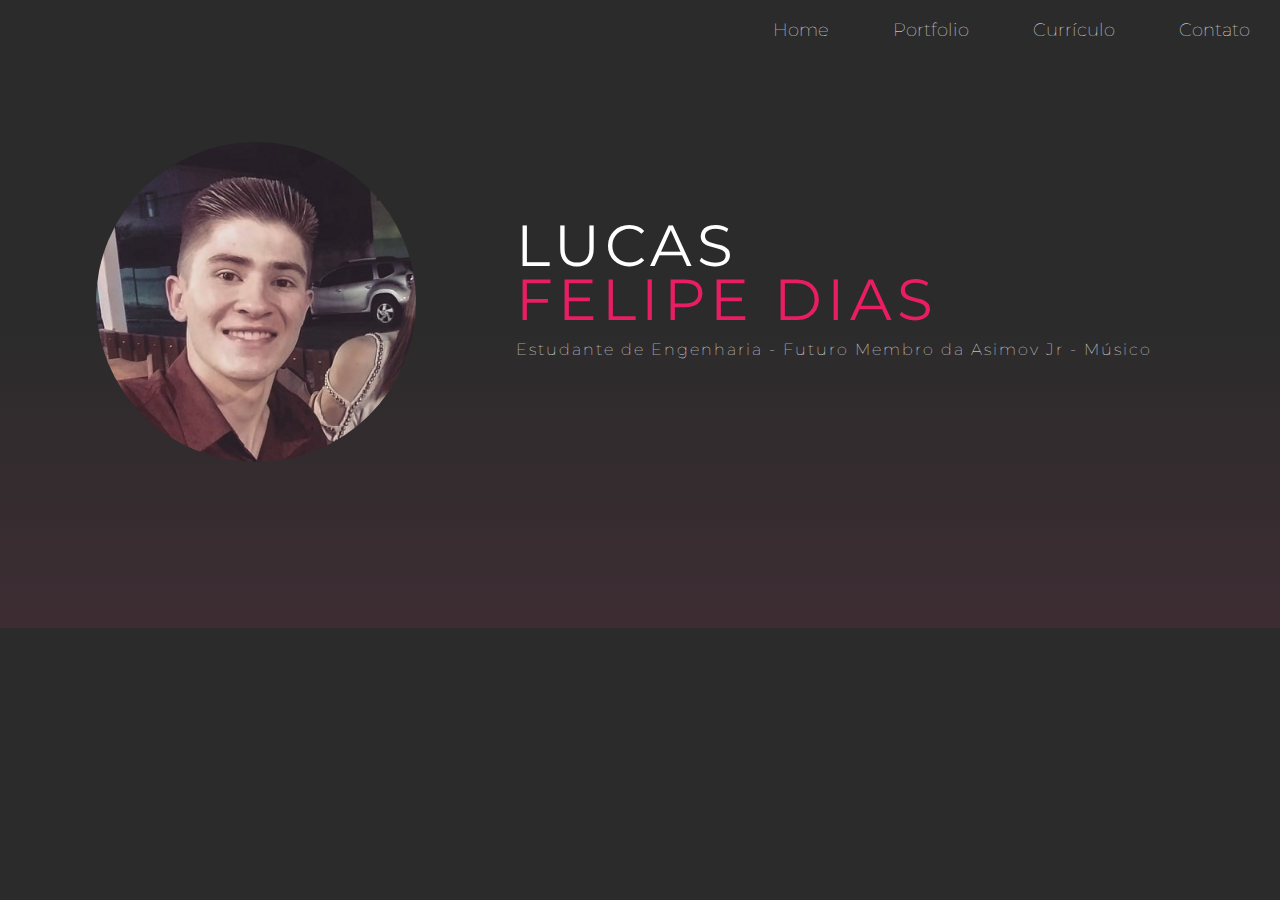
<file: index.html>
<!DOCTYPE html>

<html>

	<head>

		<title>Lucas Dias - Portfolio Online</title>

		<meta charset="utf-8">
		<link rel="stylesheet" href="css/styles.css">
		<link href="https://fonts.googleapis.com/css2?family=Montserrat:ital,wght@0,100;0,200;0,400;1,400&display=swap" rel="stylesheet">
		<script type="text/javascript" src="js/scripts.js"></script>
				
	</head>


	<body>
		
			<div id="navigation" class="navigation">
				<ul>
					<li><a href="index.html">Home</a></li>
					<li><a href="portfolio.html">Portfolio</a></li>
					<li><a href="curriculo.html">Currículo</a></li>
					<li><a href="contato.html">Contato</a></li>
					<li id="threeline-icon" class="threeline-icon" onclick="openNav()">&#9776;</li>
				</ul>
			</div>

			<div class="capa">

				<div class="profile-pic">
					<img src="img/lucas.jpg" alt="Foto de Lucas Dias">
				</div>

				<div class="profile-title">
					<h1>Lucas <span>Felipe Dias</span></h1>
					<h2>Estudante de Engenharia - Futuro Membro da Asimov Jr - Músico</h2>
				</div>
			</div>

	</body>

</html>
</file>
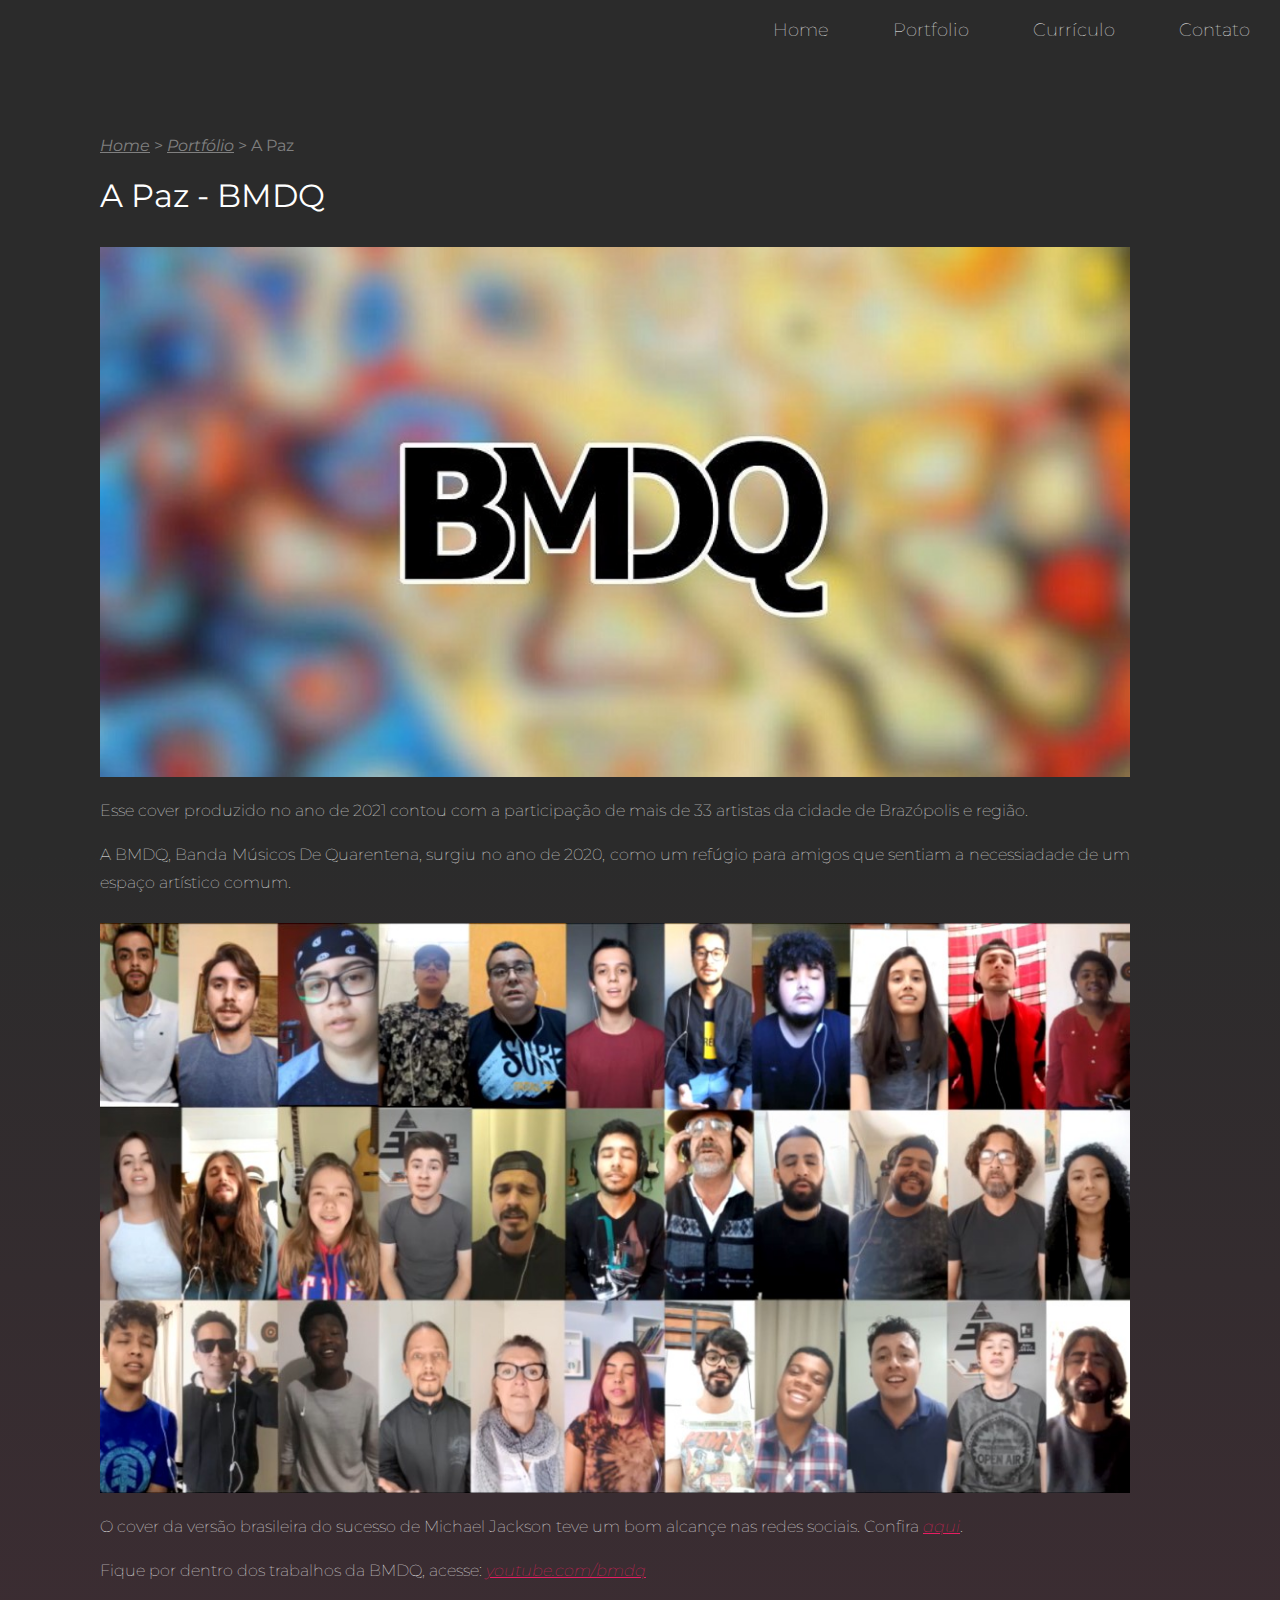
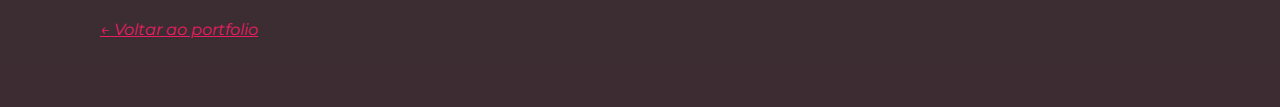
<file: a-paz.html>
<!DOCTYPE html>

<html>

	<head>
		
		<title>Trabalhos - A Paz</title>

		<meta charset="utf-8">
		<link rel="stylesheet" href="css/styles.css">
		<link href="https://fonts.googleapis.com/css2?family=Montserrat:ital,wght@0,100;0,200;0,400;1,400&display=swap" rel="stylesheet">
		<script type="text/javascript" src="js/scripts.js"></script>
				
	</head>


	<body>

			<div id="navigation" class="navigation">
				<ul>
					<li><a href="index.html">Home</a></li>
					<li><a href="portfolio.html">Portfolio</a></li>
					<li><a href="curriculo.html">Currículo</a></li>
					<li><a href="contato.html">Contato</a></li>
					<li id="threeline-icon" class="threeline-icon" onclick="openNav()">&#9776;</li>
				</ul>
			</div>
					

			<div class="main">
				
				<ul class="caminho">
					<li><a href="index.html">Home</a></li>
					<li>></li>
					<li><a href="portfolio.html">Portfólio</a></li>
					<li>></li>
					<li>A Paz</li>
				</ul>

				<h1>A Paz - BMDQ</h1>


				<img class="foto" src="img/a-paz/bmdq.jpg" alt="BMDQ">
 

				<p>Esse cover produzido no ano de 2021 contou com a participação de mais de 33 artistas da cidade de Brazópolis e região.</p>

				<p>A BMDQ, Banda Músicos De Quarentena, surgiu no ano de 2020, como um refúgio para amigos que sentiam a necessiadade de um espaço artístico comum.</p>


				<img class="foto" src="img/a-paz/a-paz.jpg" alt="Artistas Participantes">


				<p>O cover da versão brasileira do sucesso de Michael Jackson teve um bom alcançe nas redes sociais. Confira <a href="https://www.facebook.com/lucas.dias.718689/videos/3137689743014162" target="_blank">aqui</a>.</p>

				<p>Fique por dentro dos trabalhos da BMDQ, acesse: <a href="https://www.youtube.com/channel/UCnOE29p559l4pA7KQ07qcIw/featured" target="_blank">youtube.com/bmdq</a></p>

				<br>
				
				<a class="back-link" href="portfolio.html">&larr; Voltar ao portfolio<a>

			</div>
			
	</body>

</html>
</file>
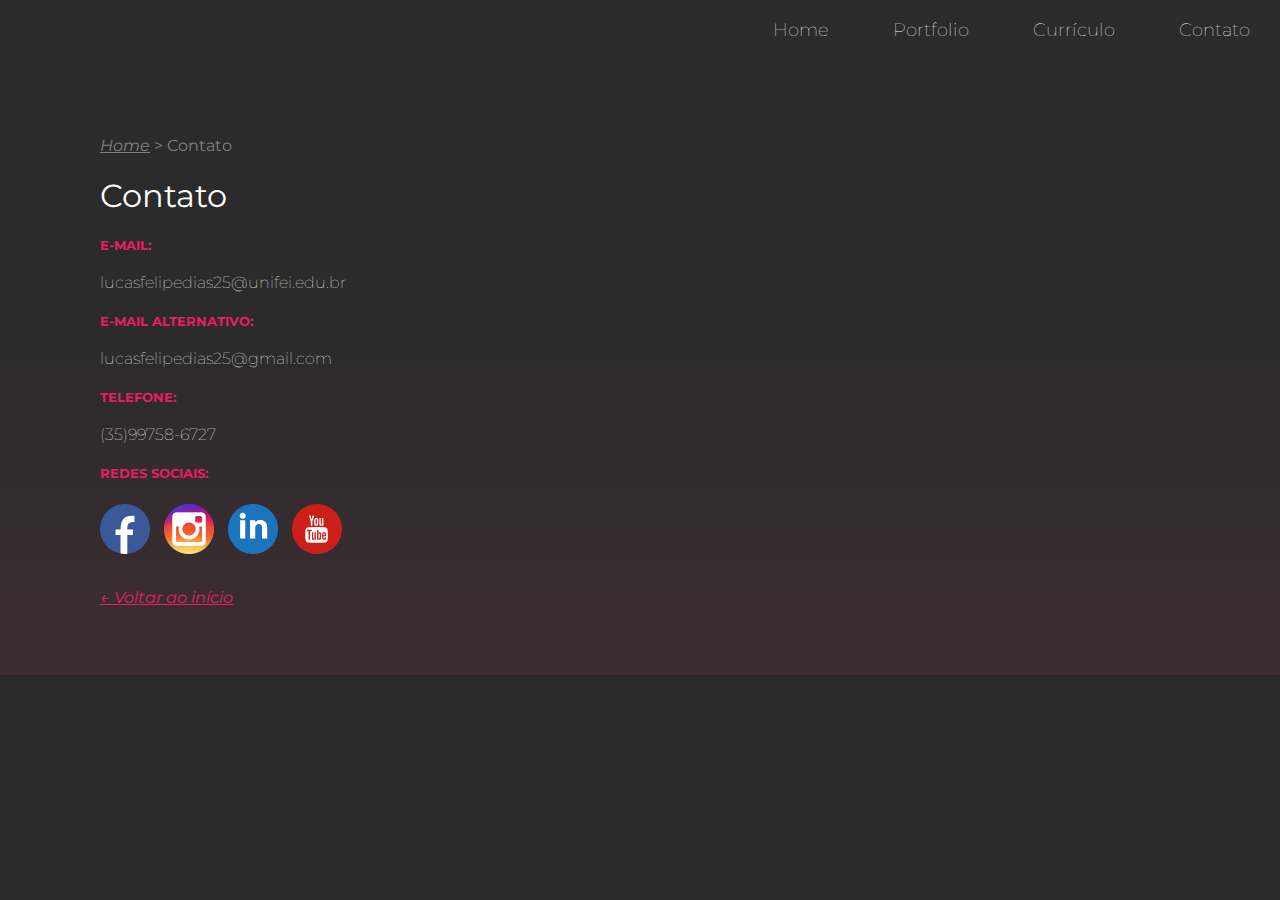
<file: contato.html>
<!DOCTYPE html>

<html>

	<head>

		<title>Contato - Lucas Dias</title>

		<meta charset="utf-8">
		<link rel="stylesheet" href="css/styles.css">
		<link href="https://fonts.googleapis.com/css2?family=Montserrat:ital,wght@0,100;0,200;0,400;1,400&display=swap" rel="stylesheet">
		<script type="text/javascript" src="js/scripts.js"></script>
				
	</head>


	<body>

			<div id="navigation" class="navigation">
				<ul>
					<li><a href="index.html">Home</a></li>
					<li><a href="portfolio.html">Portfolio</a></li>
					<li><a href="curriculo.html">Currículo</a></li>
					<li><a href="contato.html">Contato</a></li>
					<li id="threeline-icon" class="threeline-icon" onclick="openNav()">&#9776;</li>
				</ul>
			</div>
				

			<div class="main">

				<ul class="caminho">
					<li><a href="index.html">Home</a></li>
					<li>></li>
					<li>Contato</li>
				</ul>


				<h1>Contato</h1>
			

				<h3>E-mail:</h3>
				<p><a id="mail-1" href="mailto:lucasfelipedias25@unifei.edu.br">lucasfelipedias25@unifei.edu.br</a></p>

				
				<h3>E-mail Alternativo:</h3>
				<p><a id="mail-2" href="mailto:lucasfelipedias25@gmail.com">lucasfelipedias25@gmail.com</a></p>

				
				<h3>Telefone:</h3>
				<p>(35)99758-6727</p>

				
				<h3>Redes Sociais:</h3>
				<a href="https://www.facebook.com/lucas.dias.718689/" target="_blank"><img class="social-img" src="img/face.png" alt="Ícone do Facebook"></a>
				<a href="https://www.instagram.com/lucasdiasthl/" target="_blank"><img class="social-img" src="img/insta.png" alt="Ícone do Instagram"></a>
				<a href="https://www.linkedin.com/in/lucas-dias-291a6b199/" target="_blank"><img class="social-img" src="img/linked.png" alt="Ícone do LinkedIn"></a>
				<a href="https://www.youtube.com/channel/UCNA_nu5RyG8ctsypGxR1Giw/featured" target="_blank"><img class="social-img" src="img/yt.png" alt="Ícone do YouTube"></a>
				<br>

				<a class="back-link" href="index.html">&larr; Voltar ao início</a>

			</div>	

	</body>

</html>
</file>
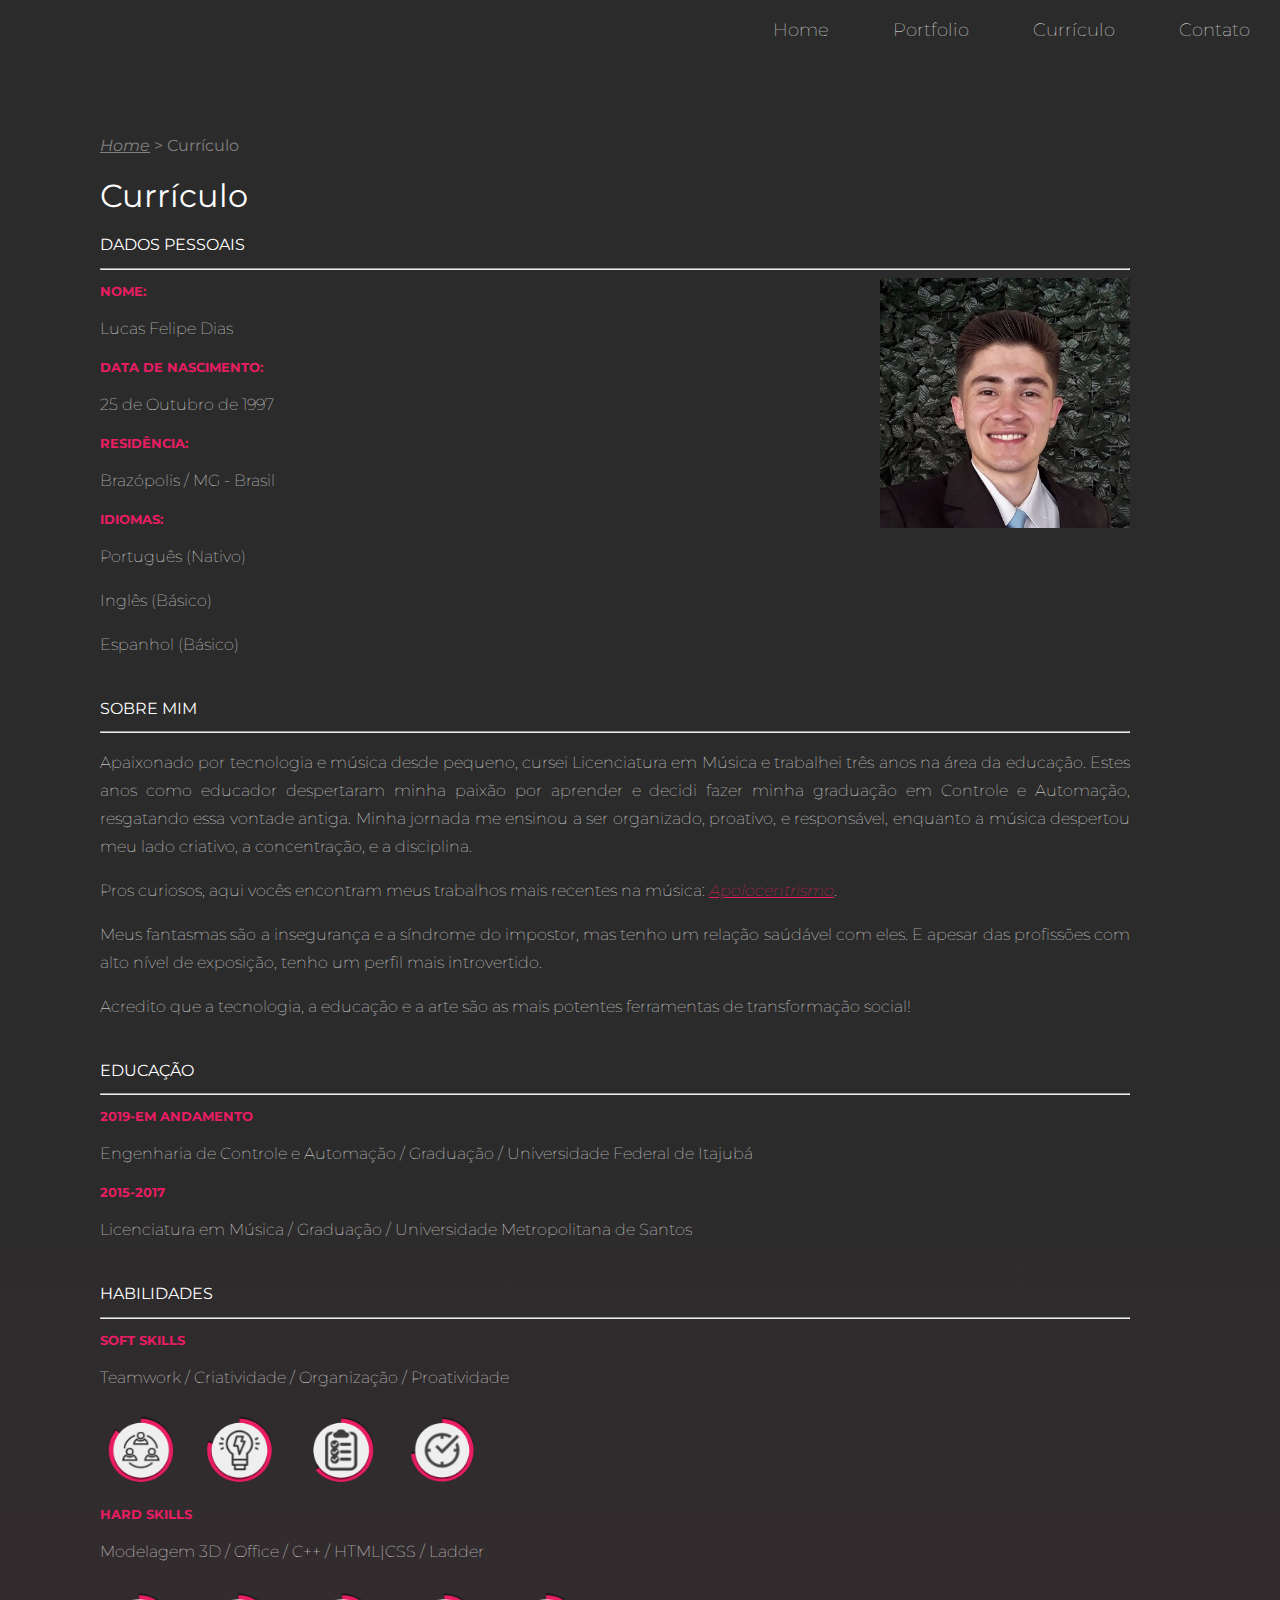
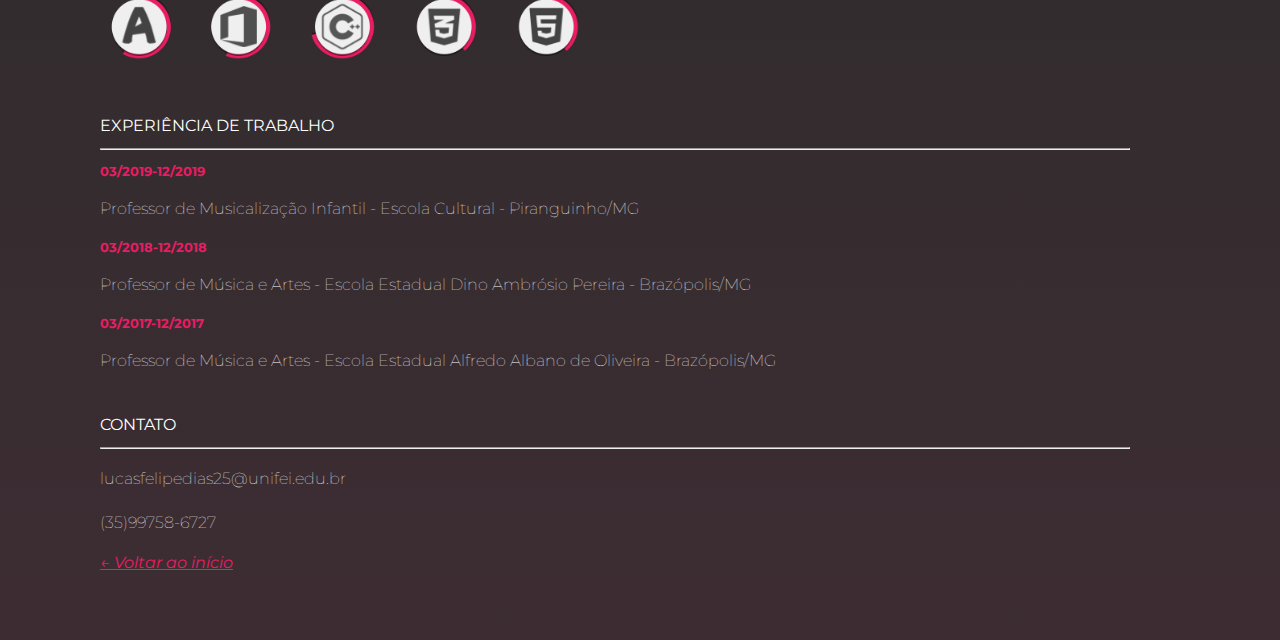
<file: curriculo.html>
<!DOCTYPE html>

<html>

	<head>

		<title>Currículo - Lucas Dias</title>

		<meta charset="utf-8">
		<link rel="stylesheet" href="css/styles.css">
		<link href="https://fonts.googleapis.com/css2?family=Montserrat:ital,wght@0,100;0,200;0,400;1,400&display=swap" rel="stylesheet">
		<script type="text/javascript" src="js/scripts.js"></script>
				
	</head>


	<body>

			<div id="navigation" class="navigation">
				<ul>
					<li><a href="index.html">Home</a></li>
					<li><a href="portfolio.html">Portfolio</a></li>
					<li><a href="curriculo.html">Currículo</a></li>
					<li><a href="contato.html">Contato</a></li>
					<li id="threeline-icon" class="threeline-icon" onclick="openNav()">&#9776;</li>
				</ul>
			</div>
		

			<div class="main">
								
				<ul class="caminho">
					<li><a href="index.html">Home</a></li>
					<li>></li>
					<li>Currículo</li>
				</ul>


				<h1 class="curriculo">Currículo</h1>

				<h2>Dados Pessoais</h2>
				<hr>

				<img class="cv-pic" src="img/lucas-profile.jpg" alt="Foto de Lucas Felipe Dias">

				<h3>Nome:</h3>

					<p>Lucas Felipe Dias</p>

				<h3>Data de Nascimento:</h3>

					<p>25 de Outubro de 1997</p>

				<h3>Residência:</h3>

					<p>Brazópolis / MG - Brasil</p>

				<h3 style="clear: left">Idiomas:</h3>

					<p>Português (Nativo)</p>
					<p>Inglês (Básico)</p>
					<p>Espanhol (Básico)</p>
							
					
				<h2>Sobre Mim</h2>
				<hr>

					<p>Apaixonado por tecnologia e música desde pequeno, cursei Licenciatura em Música e trabalhei três anos na área da educação. Estes anos como educador despertaram minha paixão por aprender e decidi fazer minha graduação em Controle e Automação, resgatando essa vontade antiga. Minha jornada me ensinou a ser organizado, proativo, e responsável, enquanto a música despertou meu lado criativo, a concentração, e a disciplina.</p>

					<p>Pros curiosos, aqui vocês encontram meus trabalhos mais recentes na música: <a href="https://youtube.com/playlist?list=PLYMyeX4dTzsCQVpCEQ-0w7Pezt3I4Posc" target="_blank">Apolocentrismo</a>.</p>

					<p>Meus fantasmas são a insegurança e a síndrome do impostor, mas tenho um relação saúdável com eles. E apesar das profissões com alto nível de exposição, tenho um perfil mais introvertido.</p>

					<p>Acredito que a tecnologia, a educação e a arte são as mais potentes ferramentas de transformação social!</p>
					

					<h2>Educação</h2>
					<hr>

					<h3>2019-Em andamento</h3>

						<p>Engenharia de Controle e Automação / Graduação / Universidade Federal de Itajubá</p>

					<h3>2015-2017</h3>

						<p>Licenciatura em Música / Graduação / Universidade Metropolitana de Santos</p>

					
					<h2>Habilidades</h2>
					<hr>

						<h3>Soft Skills</h3>

							<p>Teamwork / Criatividade / Organização / Proatividade</p>

							<img class="icon-soft" src="img/soft-skills.png" alt="Soft Skills">

						<h3>Hard Skills</h3>

							<p>Modelagem 3D / Office / C++ / HTML|CSS / Ladder </p>

							<img class="icon-hard" src="img/hard-skills.png" alt="Hard Skills">

					
					<h2>Experiência de Trabalho</h2>
					<hr>

						<h3>03/2019-12/2019</h3>

							<p>Professor de Musicalização Infantil - Escola Cultural - Piranguinho/MG</p>

						<h3>03/2018-12/2018</h3>

							<p>Professor de Música e Artes - Escola Estadual Dino Ambrósio Pereira - Brazópolis/MG</p>

						<h3>03/2017-12/2017</h3>

							<p>Professor de Música e Artes - Escola Estadual Alfredo Albano de Oliveira - Brazópolis/MG</p>


					<h2>Contato</h2>
					<hr>

					<p>lucasfelipedias25@unifei.edu.br</p>
					<p>(35)99758-6727</p>


				<a class="back-link" href="index.html">&larr; Voltar ao início<a>

			</div>

	</body>

</html>
</file>
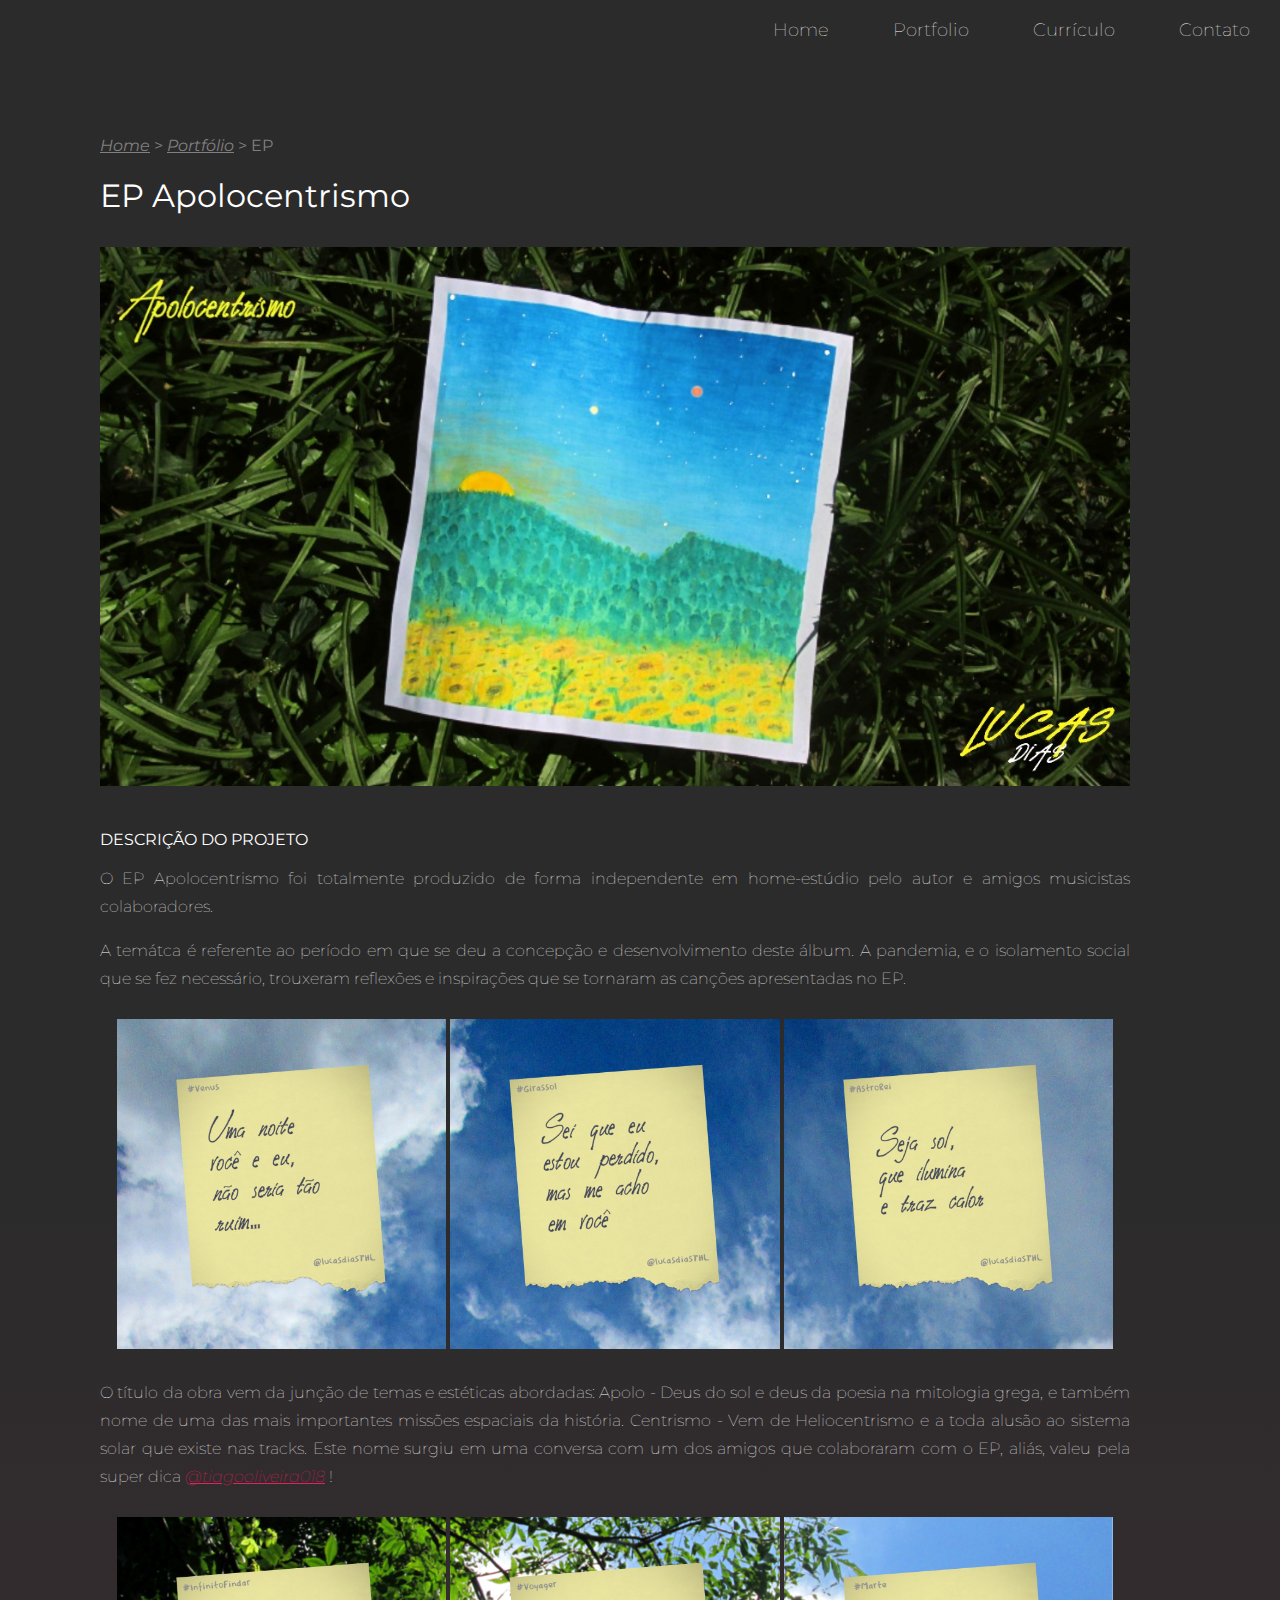
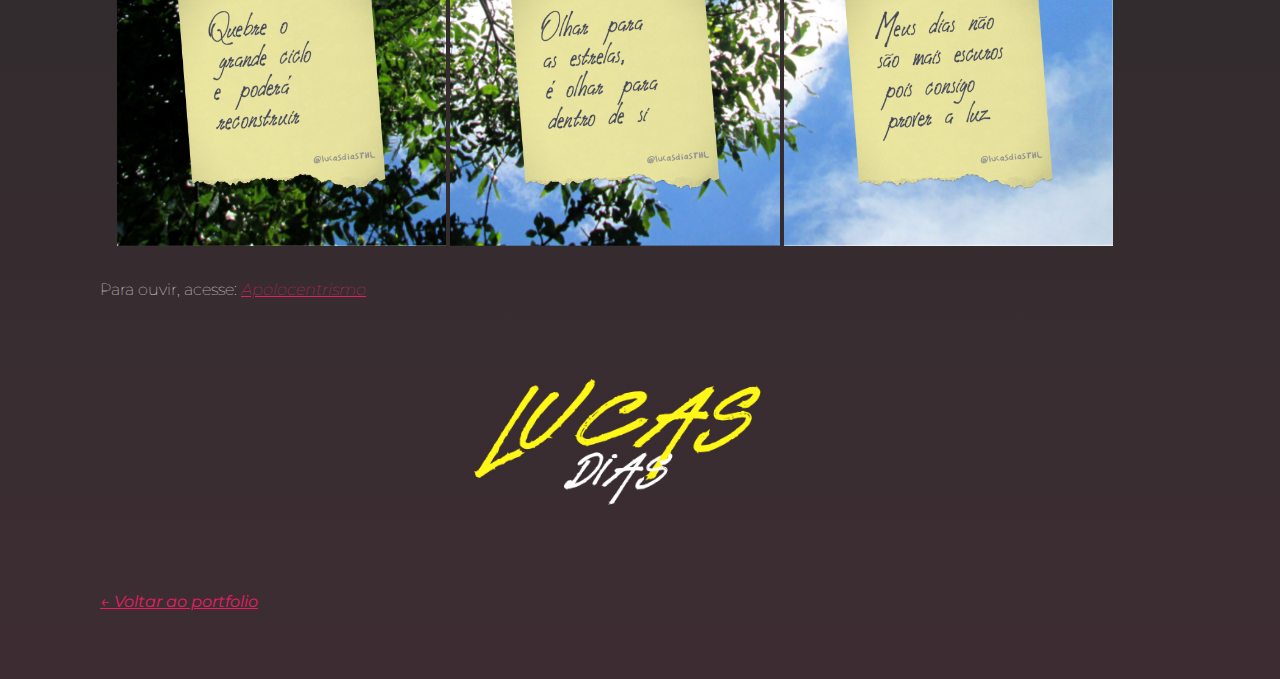
<file: ep.html>
<!DOCTYPE html>

<html>

	<head>

		<title>Trabalhos - EP Apolocentrismo</title>

		<meta charset="utf-8">
		<link rel="stylesheet" href="css/styles.css">
		<link href="https://fonts.googleapis.com/css2?family=Montserrat:ital,wght@0,100;0,200;0,400;1,400&display=swap" rel="stylesheet">
		<script type="text/javascript" src="js/scripts.js"></script>
				
	</head>


	<body>

			<div id="navigation" class="navigation">
				<ul>
					<li><a href="index.html">Home</a></li>
					<li><a href="portfolio.html">Portfolio</a></li>
					<li><a href="curriculo.html">Currículo</a></li>
					<li><a href="contato.html">Contato</a></li>
					<li id="threeline-icon" class="threeline-icon" onclick="openNav()">&#9776;</li>
				</ul>
			</div>
					

			<div class="main">
				
				<ul class="caminho">
					<li><a href="index.html">Home</a></li>
					<li>></li>
					<li><a href="portfolio.html">Portfólio</a></li>
					<li>></li>
					<li>EP</li>
				</ul>


				<h1>EP Apolocentrismo</h1>

				<img class="foto" src="img/ep/evento.jpg" alt="Capa do EP Apolocentrismo">


				<h2>Descrição do Projeto</h2>

				<p>O EP Apolocentrismo foi totalmente produzido de forma independente em home-estúdio pelo autor e amigos musicistas colaboradores.</p>

				<p>A temátca é referente ao período em que se deu a concepção e desenvolvimento deste álbum. A pandemia, e o isolamento social que se fez necessário, trouxeram reflexões e inspirações que se tornaram as canções apresentadas no EP.</p>


				<div class="carrossel">
					<img src="img/ep/venus.jpg" alt="Venus">
					<img src="img/ep/girassol.jpg" alt="Girassol">
					<img src="img/ep/astro-rei.jpg" alt="Astro Rei">
				</div>


				<p>O título da obra vem da junção de temas e estéticas abordadas: Apolo - Deus do sol e deus da poesia na mitologia grega, e também nome de uma das mais importantes missões espaciais da história. Centrismo - Vem de Heliocentrismo e a toda alusão ao sistema solar que existe nas tracks. Este nome surgiu em uma conversa com um dos amigos que colaboraram com o EP, aliás, valeu pela super dica <a href="http://instagram.com" target="_blank">@tiagooliveira018</a> !</p>


				<div class="carrossel">
					<img src="img/ep/infinito.jpg" alt="Infinito Findar">
					<img src="img/ep/voyager.jpg" alt="Voyager">
					<img src="img/ep/marte.jpg" alt="Marte">
				</div>


				<p>Para ouvir, acesse: <a href="https://youtube.com/playlist?list=PLYMyeX4dTzsCQVpCEQ-0w7Pezt3I4Posc" target="_blank">Apolocentrismo</a></p>


				<div class="logo">
					<img class="foto-logo" src="img/ep/logo.png" alt="Logo de Lucas Dias">
				</div>

				
				<br>
				<a class="back-link" href="portfolio.html">&larr; Voltar ao portfolio<a>

			</div>	

	</body>

</html>
</file>
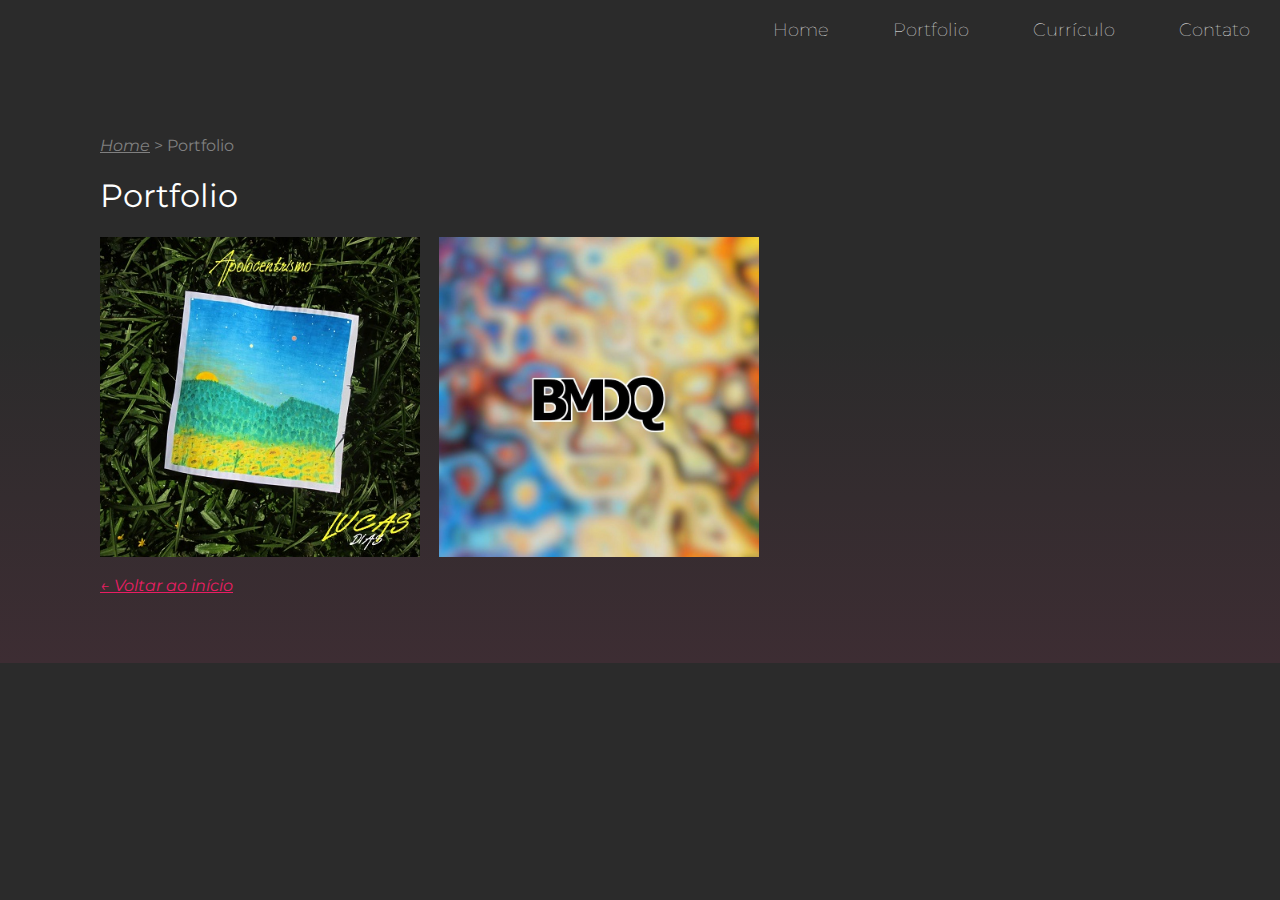
<file: portfolio.html>
<!DOCTYPE html>

<html>

	<head>

		<title>Portfolio - Lucas Dias</title>

		<meta charset="utf-8">
		<link rel="stylesheet" href="css/styles.css">
		<link href="https://fonts.googleapis.com/css2?family=Montserrat:ital,wght@0,100;0,200;0,400;0,600;1,400&display=swap" rel="stylesheet">
		<script type="text/javascript" src="js/scripts.js"></script>
				
	</head>


	<body>

			<div id="navigation" class="navigation">
				<ul>
					<li><a href="index.html">Home</a></li>
					<li><a href="portfolio.html">Portfolio</a></li>
					<li><a href="curriculo.html">Currículo</a></li>
					<li><a href="contato.html">Contato</a></li>
					<li id="threeline-icon" class="threeline-icon" onclick="openNav()">&#9776;</li>
				</ul>
			</div>
					

			<div class="main">
				
				<ul class="caminho">
					<li><a href="index.html">Home</a></li>
					<li>></li>
					<li>Portfolio</li>
				</ul>


				<h1>Portfolio</h1>

				<div style="background-image: url('img/ep/capa.jpg')" class="miniatura">
					<a href="ep.html">
					<div class="blackbox"> 
						<div class="blackbox-text">
							<h1>Apolocentrismo</h1>
							<h2>Produção Musical</h2>
						</div>
					</div>
					</a>
				</div>

				<div style="background-image: url('img/a-paz/capa.jpg')" class="miniatura">
					<a href="a-paz.html">
					<div class="blackbox"> 
						<div class="blackbox-text">
							<h1>A Paz (Cover)</h1>
							<h2>Produção / Direção / Edição</h2>
						</div>
					</div>
					</a>
				</div>

				<!-- <div style="background-image: url('img/ccb.jpg')" class="miniatura" background-size="contain">
					<a href="a-paz.html">
					<div class="blackbox"> 
						<div class="blackbox-text">
							<h1>Ensino de Música</h1>
							<h2>Professor / Monitor</h2>
						</div>
					</div>
					</a>
				</div> -->
				

				<br>
				<a class="back-link" href="index.html">&larr; Voltar ao início<a>

			</div>	
			
	</body>

</html>
</file>
<file: css/styles.css>
html, body {
	margin-left: 0;
	margin-right: 0;
	margin-top: 0;
	padding: 0;
}

body {
	background-color: #2b2b2b;
	font-family: "Montserrat", arial;
	background-image: linear-gradient(#2b2b2b,#2b2b2b,#3d2d33);
}


.navigation {
	background-color: #2b2b2b;
	color: white;
	height: 60px;

	animation-name: navegacao;
	animation-duration: 1s; 
}




.navigation a {
	color: white;
	text-decoration: none;
}

.navigation ul {
	list-style: none;
	padding-left: 0;
	text-align: right;
	margin-top: 0px;
	height: 60px;
}

.navigation li {
	display: inline-block;
	padding-left: 30px;
	padding-right: 30px;
	line-height: 60px;
	font-size: 18px;
	font-weight: 100;
}

.navigation a:hover {
	color: #e91d63;
}

.navigation li.threeline-icon {
	display: none;
}

.navigation li.threeline-icon:hover {
	color: #e91363;
	cursor: pointer;
}

.capa {
	color: white;
}

.capa span {
	color: #e91d63;
	display: block;
}

.capa div {
	display: inline-block; 
	height: 560px;
}

.profile-pic {
	width: 40%;
	text-align: center;

	animation-name: surgir;
	animation-duration: 2s;
}

.profile-pic img {
	width: 320px;
	border-radius: 320px;
	margin-top: 16%;
}


.profile-title {
	vertical-align: top;
	width: 59%;

	animation-name: surge-baixo;
	animation-duration: 1s;
}

.profile-title h1 {
	font-size: 58px;
	margin-top: 21%;	
	text-transform: uppercase;
	font-weight: 400;
	line-height: 54px;
	letter-spacing: 5px;
}

.profile-title h2 {
	font-size: 16px;
	font-weight: 100;
	margin-top: -25px;
	letter-spacing: 2px;
}

.curriculo {
	margin-bottom: -20px;
}

.cv-pic {
	float: right;
	width: 250px;
	margin-right: 0px;
	margin-bottom: 20px;
}

.icon-soft {
	width: 380px;
}

.icon-hard {
	width: 500px;
}

.main {
	padding: 60px 150px 60px 100px;

	animation-name: surge-esquerda;
	animation-duration: 1s;
}

.main h1 {
	color: white;
	font-weight: normal;
}

.main h2 {
	color: white;
	font-size: 16px;
	font-weight: normal;
	text-transform: uppercase;
	margin-top: 40px;
}

.main h3 {
	color: #e91d63;
	font-size: 13px;
	text-transform: uppercase;
} 

.main p {
	color: white;
	font-size: 16px;
	font-weight: 100;
	line-height: 28px;
	text-align: justify;
}

.main a {
	font-style: italic;
	color: #e91d63;
}


.caminho {
	list-style: none;
	padding-left: 0;
	color: gray;
}

.caminho a {
	color: gray;
}

.caminho li {
	display: inline-block;
}


.social-img {
	width: 50px;
	margin-bottom: 30px;
	margin-top: 10px;
	margin-right: 10px;
}


.miniatura {
	width: 320px;
	height: 320px;
	display: inline-block;
	margin-right: 15px;
	margin-bottom: 15px;
	background-size: contain;
	overflow: hidden;
}

.miniatura a {
	text-decoration: none;
}


.blackbox {
	width: 100%;
	height: 100%;
	background-color: black;
	opacity: 0;
	padding-top: 125px;

	transition: 0.5s;
}

.blackbox:hover {
	opacity: 0.8;

	transition: 0.5s;
}


.blackbox-text {
	text-align: center;
}

.blackbox-text h1 {
	font-size: 18px;
	font-style: normal;
	font-weight: 600;
	color: #ff387d;
	text-transform: uppercase;
	margin-top: 0px;
}

.blackbox-text h2 {
	font-size: 16px;
	font-style: normal;
	font-weight: 100;
	text-transform: none;
	margin-top: 0;
}


.foto {
	width: 100%;
	margin-top: 10px;
}

.foto-logo {
	width: 30%;
	margin-top: -40px;
	margin-bottom: -20px;

}

.logo {
	text-align: center;
	width: 100%;
	height: 100%;
}


.carrossel {
	text-align: center;
	width: 100%;
	height: 100%;
	display: inline-block;
	margin-bottom: 10px;
	margin-top: 10px;
}

.carrossel img {
	width: 32%;
	height: 100%;
}


.back-link a {
	color: #ff5690;
}


#mail-1, #mail-2 {
	text-decoration: none;
	font-style: normal;
	color: rgb(253, 253, 253);
}



@keyframes surgir {
	0% {opacity: 0}
	100% {opacity: 1;}
}

@keyframes surge-baixo {
	0% {opacity: 0; transform: translate(0px,20px);}
	100% {opacity: 1; transform: translate(0px,0px);}
}

@keyframes surge-cima {
	0% {opacity: 0; transform: translate(0px,-20px);}
	100% {opacity: 1; transform: translate(0px,0px);}
}

@keyframes surge-esquerda {
	0% {opacity: 0; transform: translate(-20px,0px);}
	100% {opacity: 1; transform: translate(0px,0px);}
}

@keyframes navegacao {
	0% {opacity: 0;}
	50% {opacity: 0;}
	100% {opacity: 1;}
}




@media only screen and (min-resolution: 1.25dppx), only screen and (max-width: 950px) { 
 

.navigation li {
	display: none;
}

.navigation li.threeline-icon {
	display: inline-block;
	width: auto;
}


.capa div{
	display: block;
	height: auto;
}


.profile-pic {
	text-align: center;
	width: 100%;
}

.profile-pic img {
	margin-top: 20px;
	margin-left: 0;
	max-width: 90%;
}

.profile-title {
	width: 100%;
	text-align: center;
}

.profile-title h1 {
	font-size: 60px;
	line-height: 70px;
	margin: 30px 20px 60px 20px;
}

.profile-title h2 {
	margin-left: 20px;
	margin-right: 20px;
	margin-bottom: 40px;
	font-size: 30px;
}


.main {
	padding: 20px 5% 40px 5%;
	width: auto;
}

.main a {
	overflow-wrap: break-word;
	word-wrap: break-word;
}

.main p {
	text-align: left;
	line-height: 30px;
}


.caminho li {
	font-size: 13px; 
}


.cv-pic {
	float: none;
	max-width: 100%;
	margin-right: 2%;
	margin-bottom: 2%;
	text-align: left;
}


.icon-hard, .icon-soft {
	max-width: 100%;
	height: auto;
}


.miniatura {
	max-width: 100%;
	background-size: auto 100%;
	display: block;
}


.blackbox {
	opacity: 0.8;
}


.menujs {
	height: auto;
}

.menujs ul {
	height: auto;
	text-align: center;
	padding-left: 20%;
	padding-right: 20%;
}

.menujs li {
	display: block;
	border-bottom: solid rgb(173, 156, 163) 1px;
	border-radius: 10%;
	width: auto;
}


}
</file>
